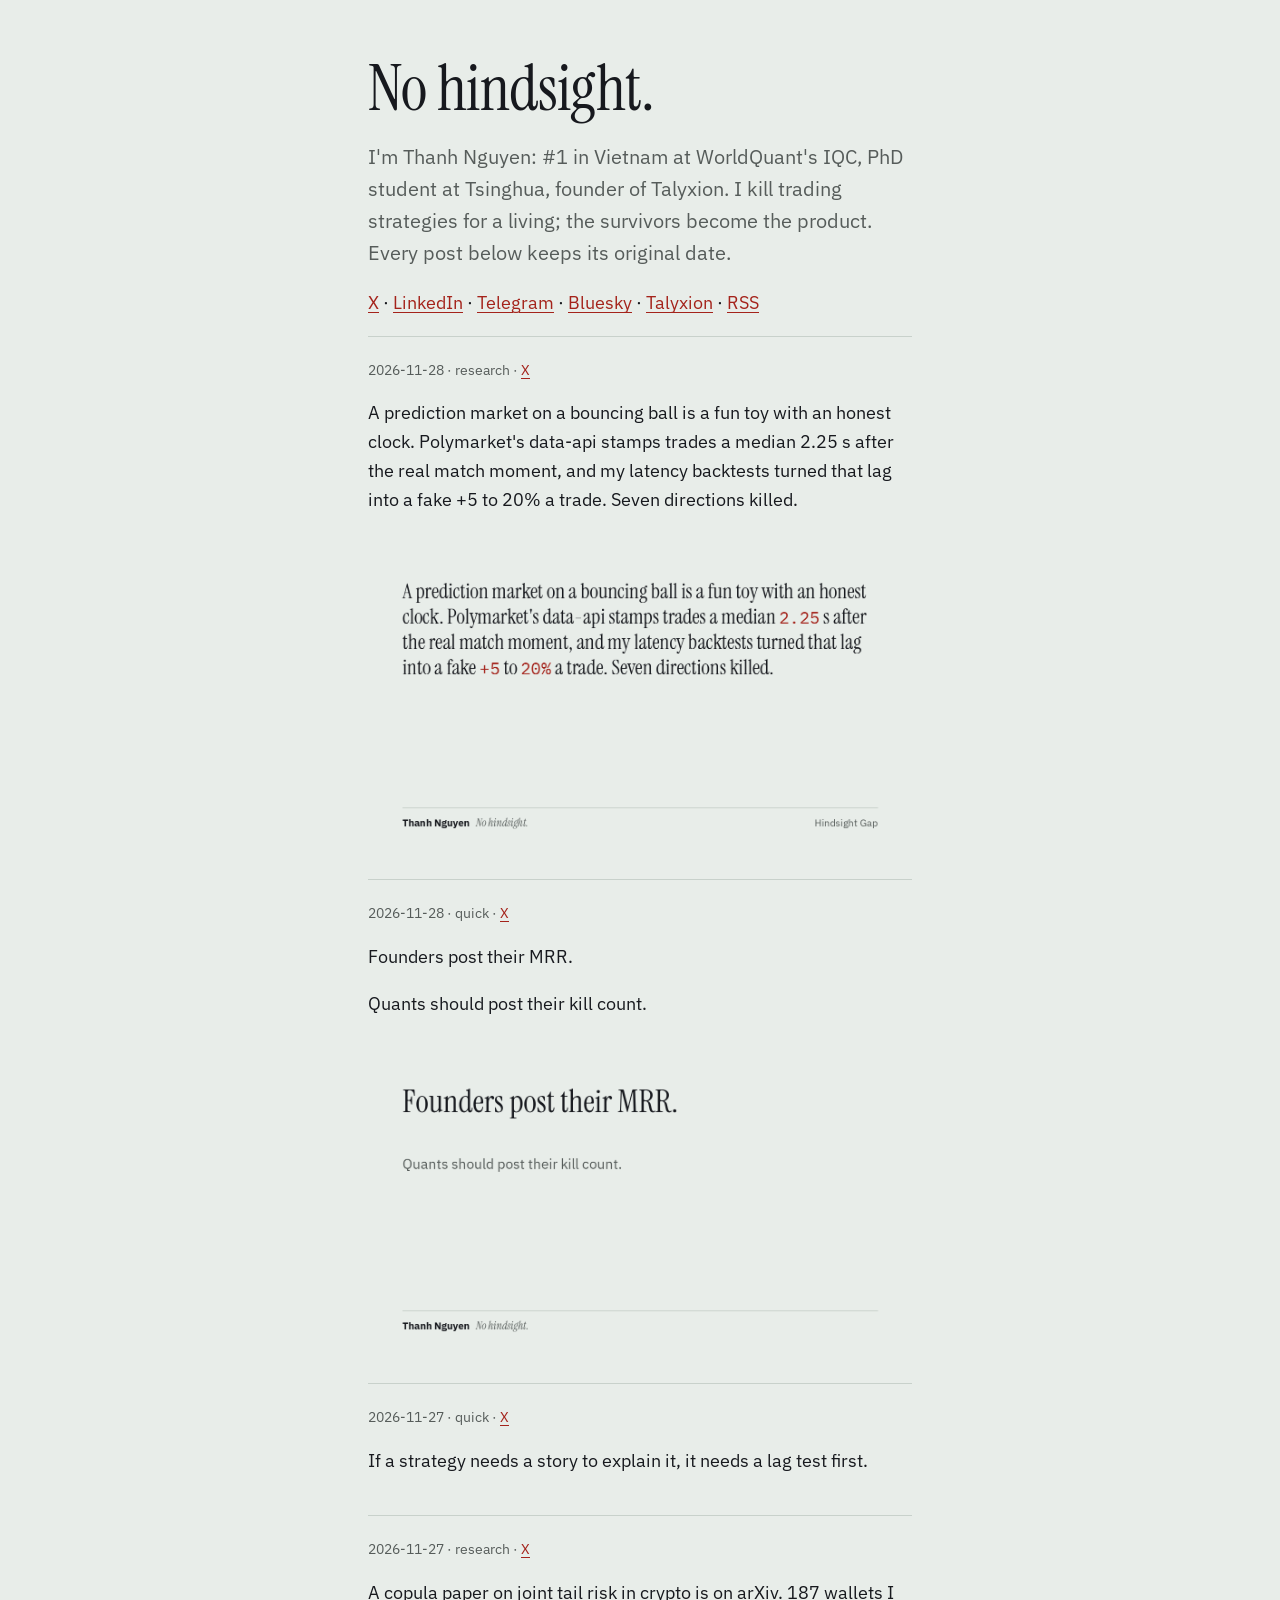
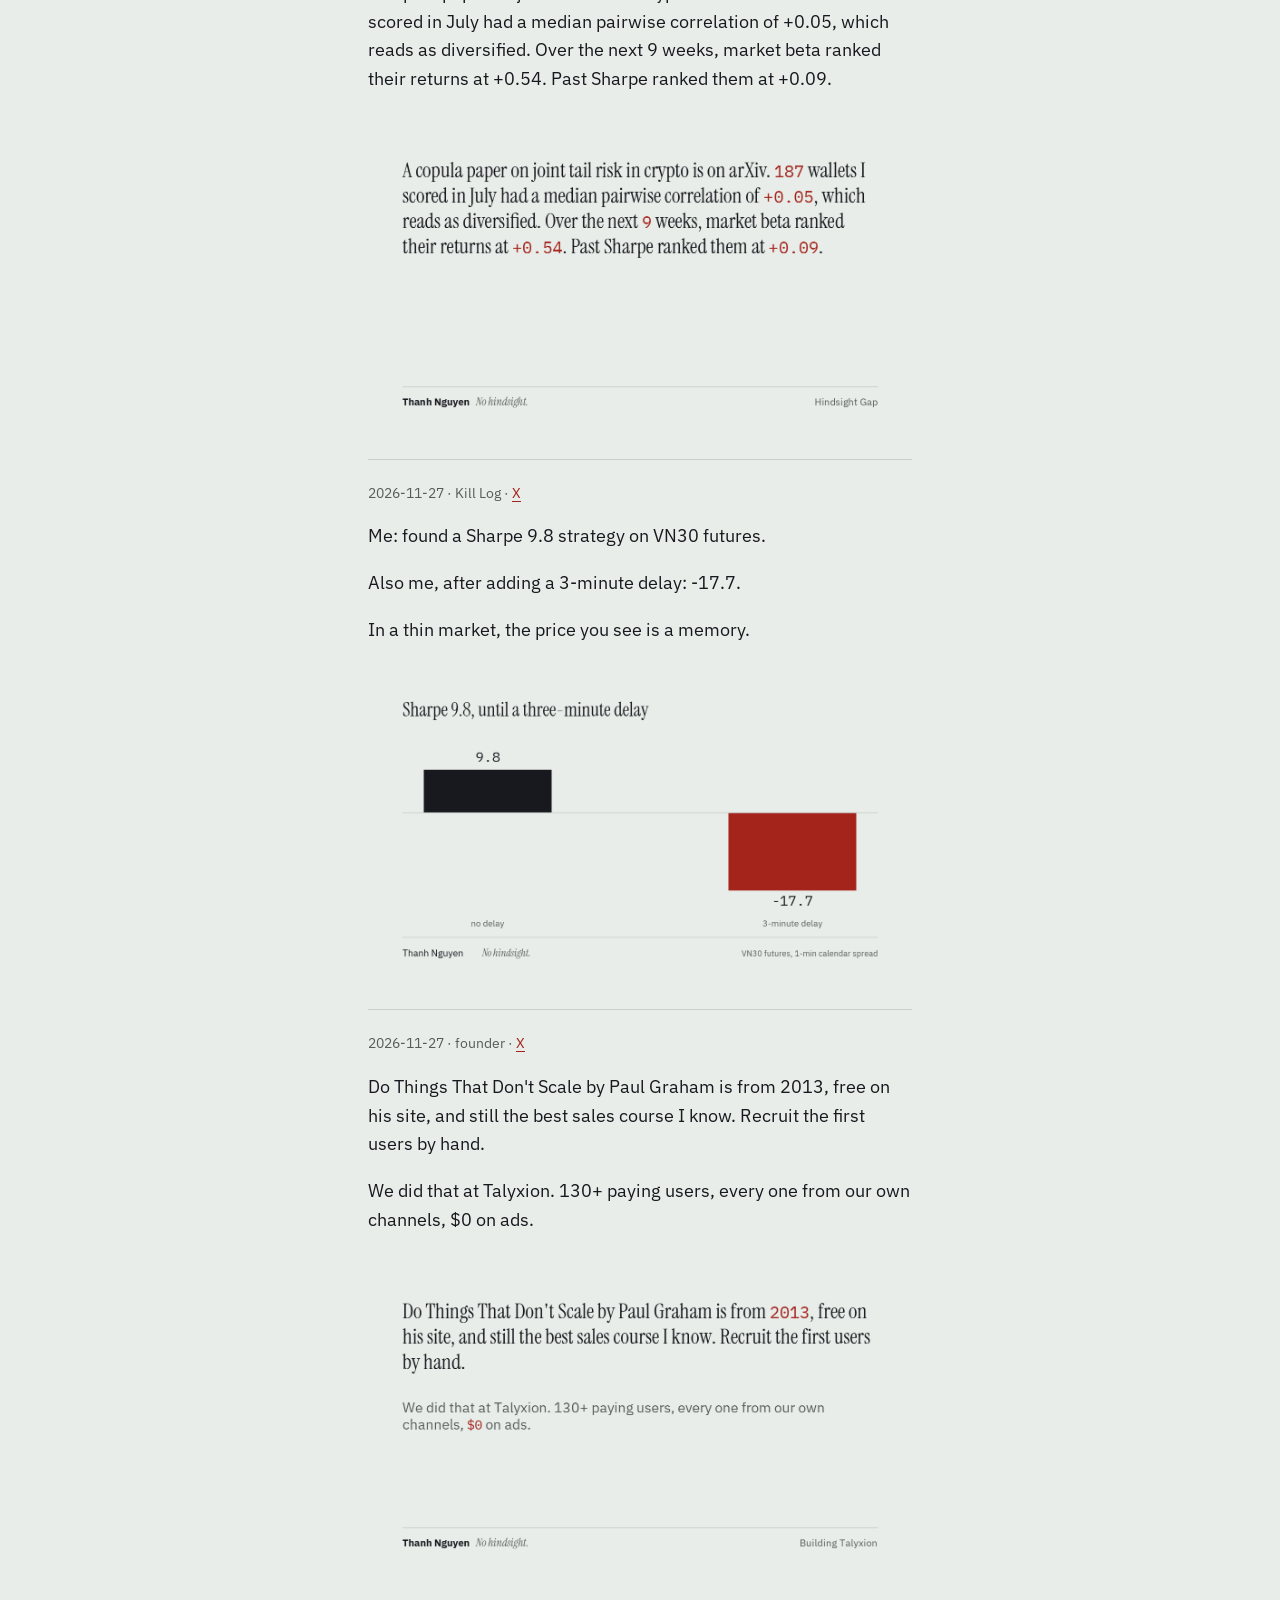
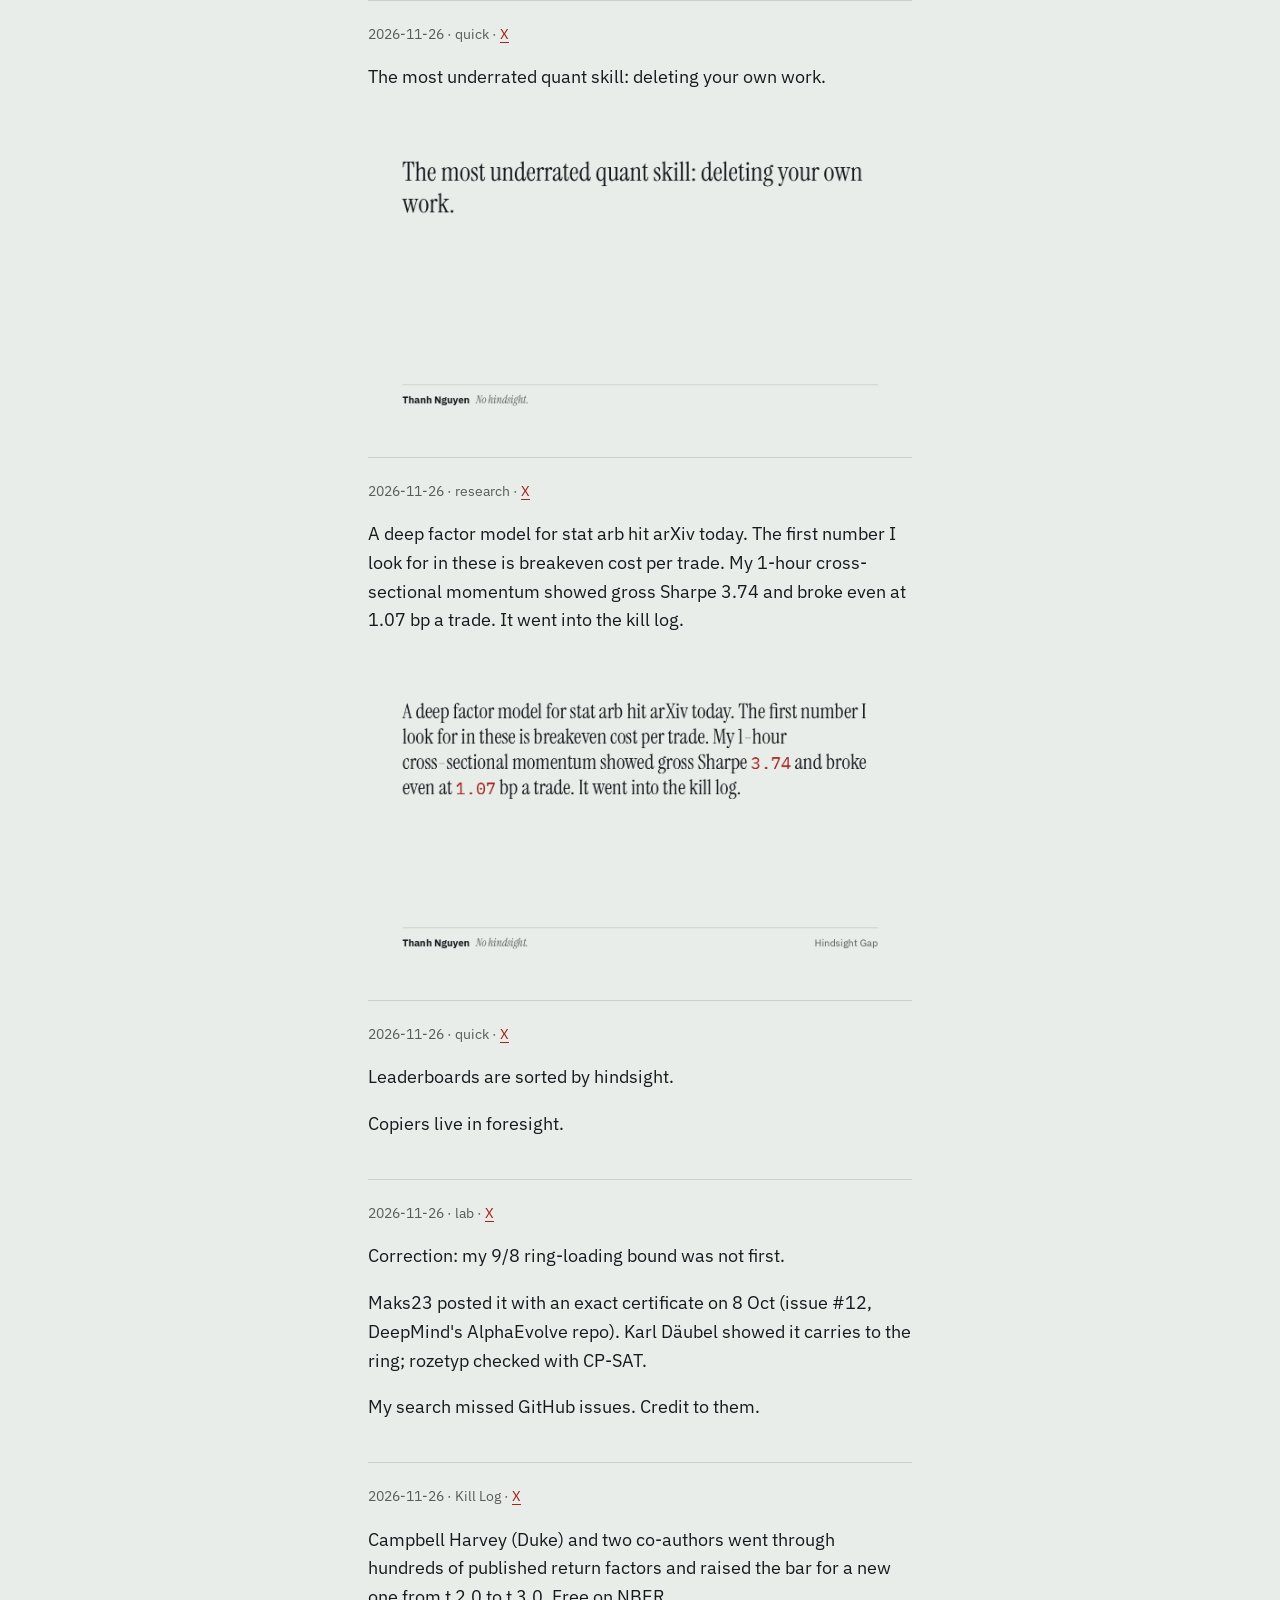
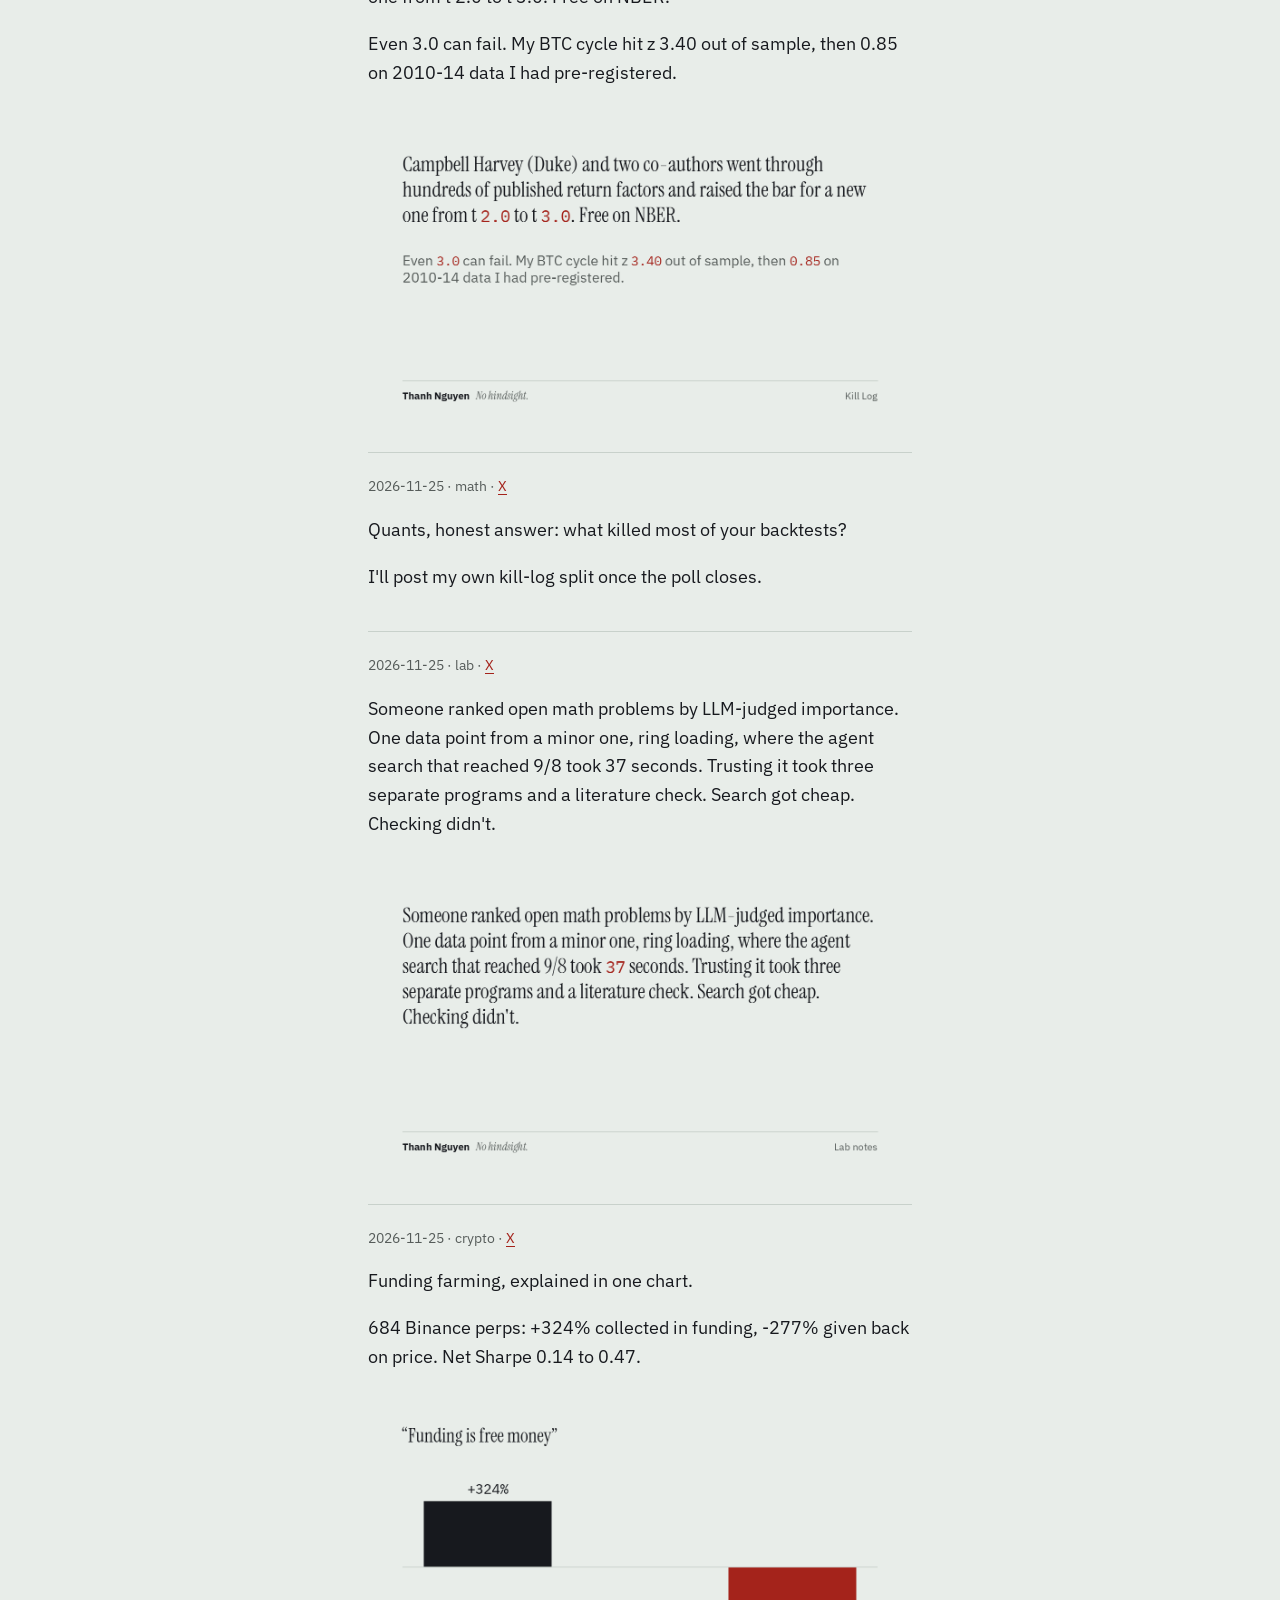
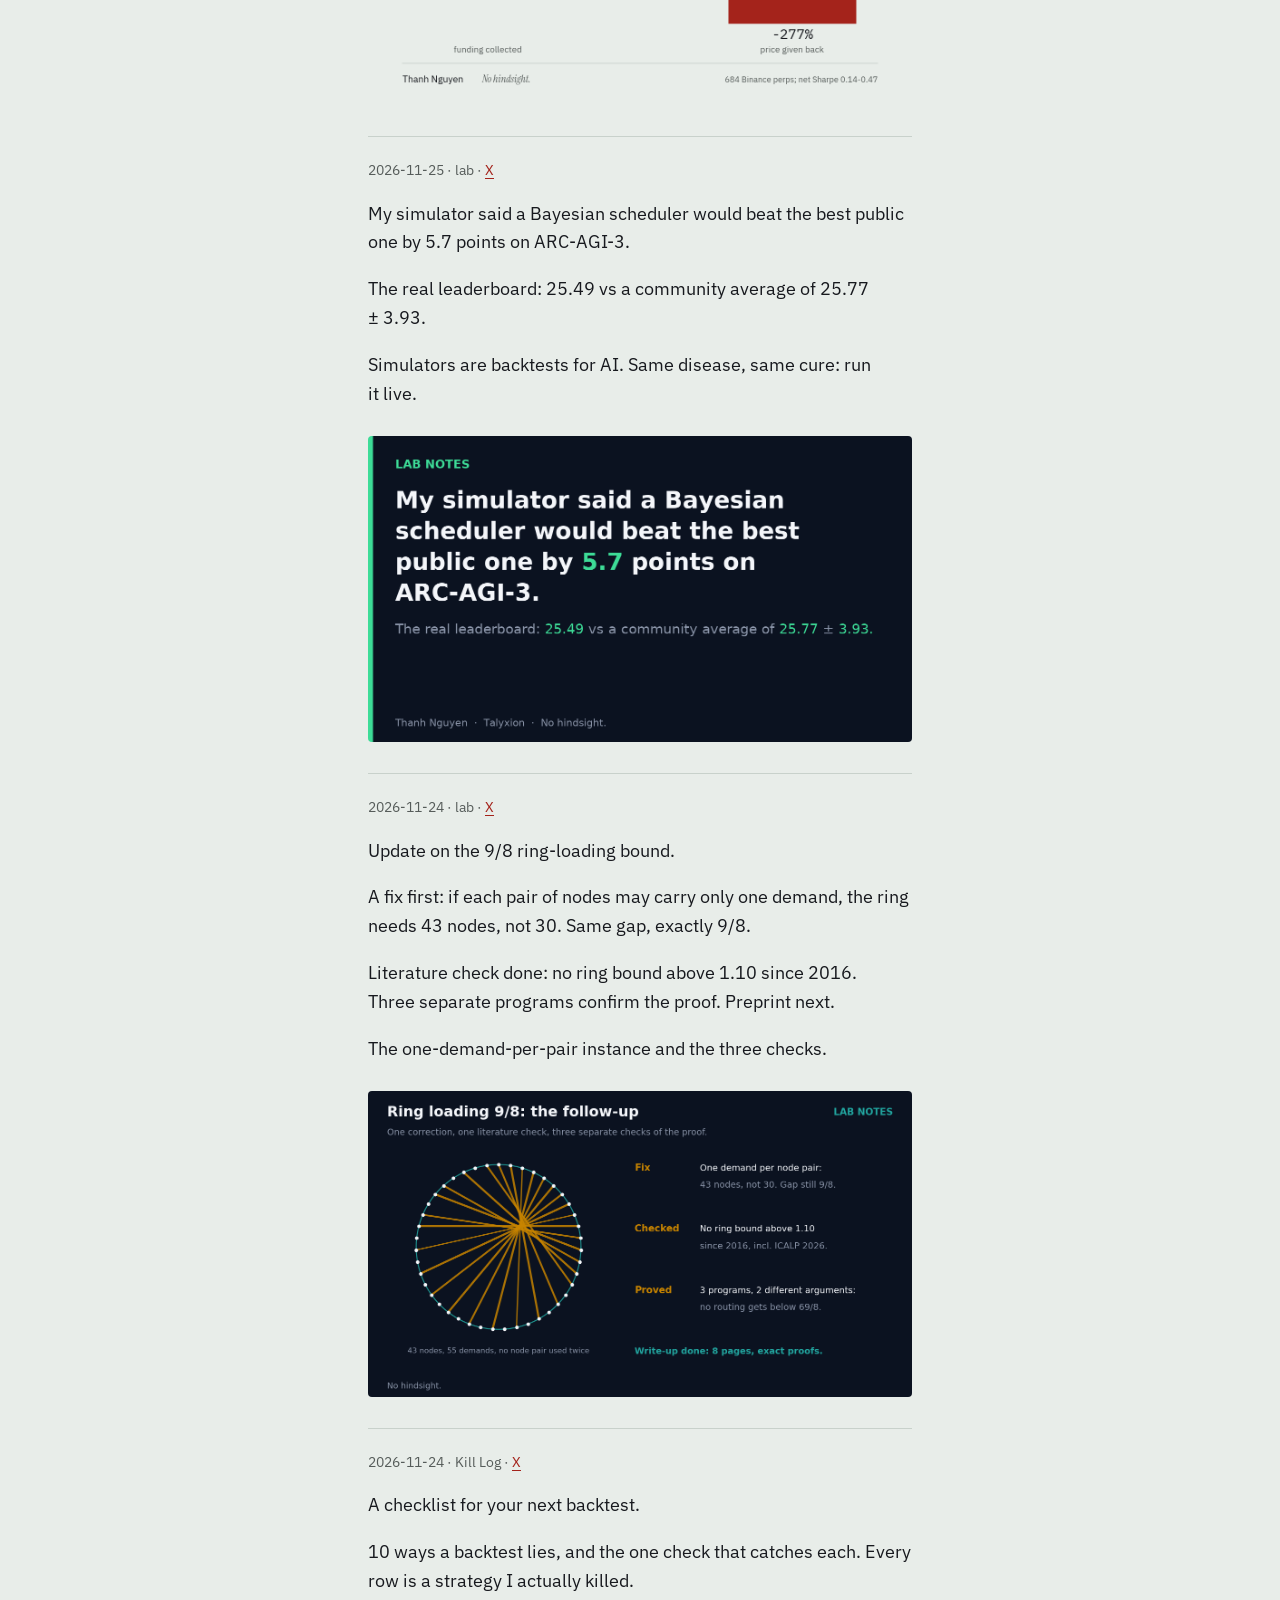
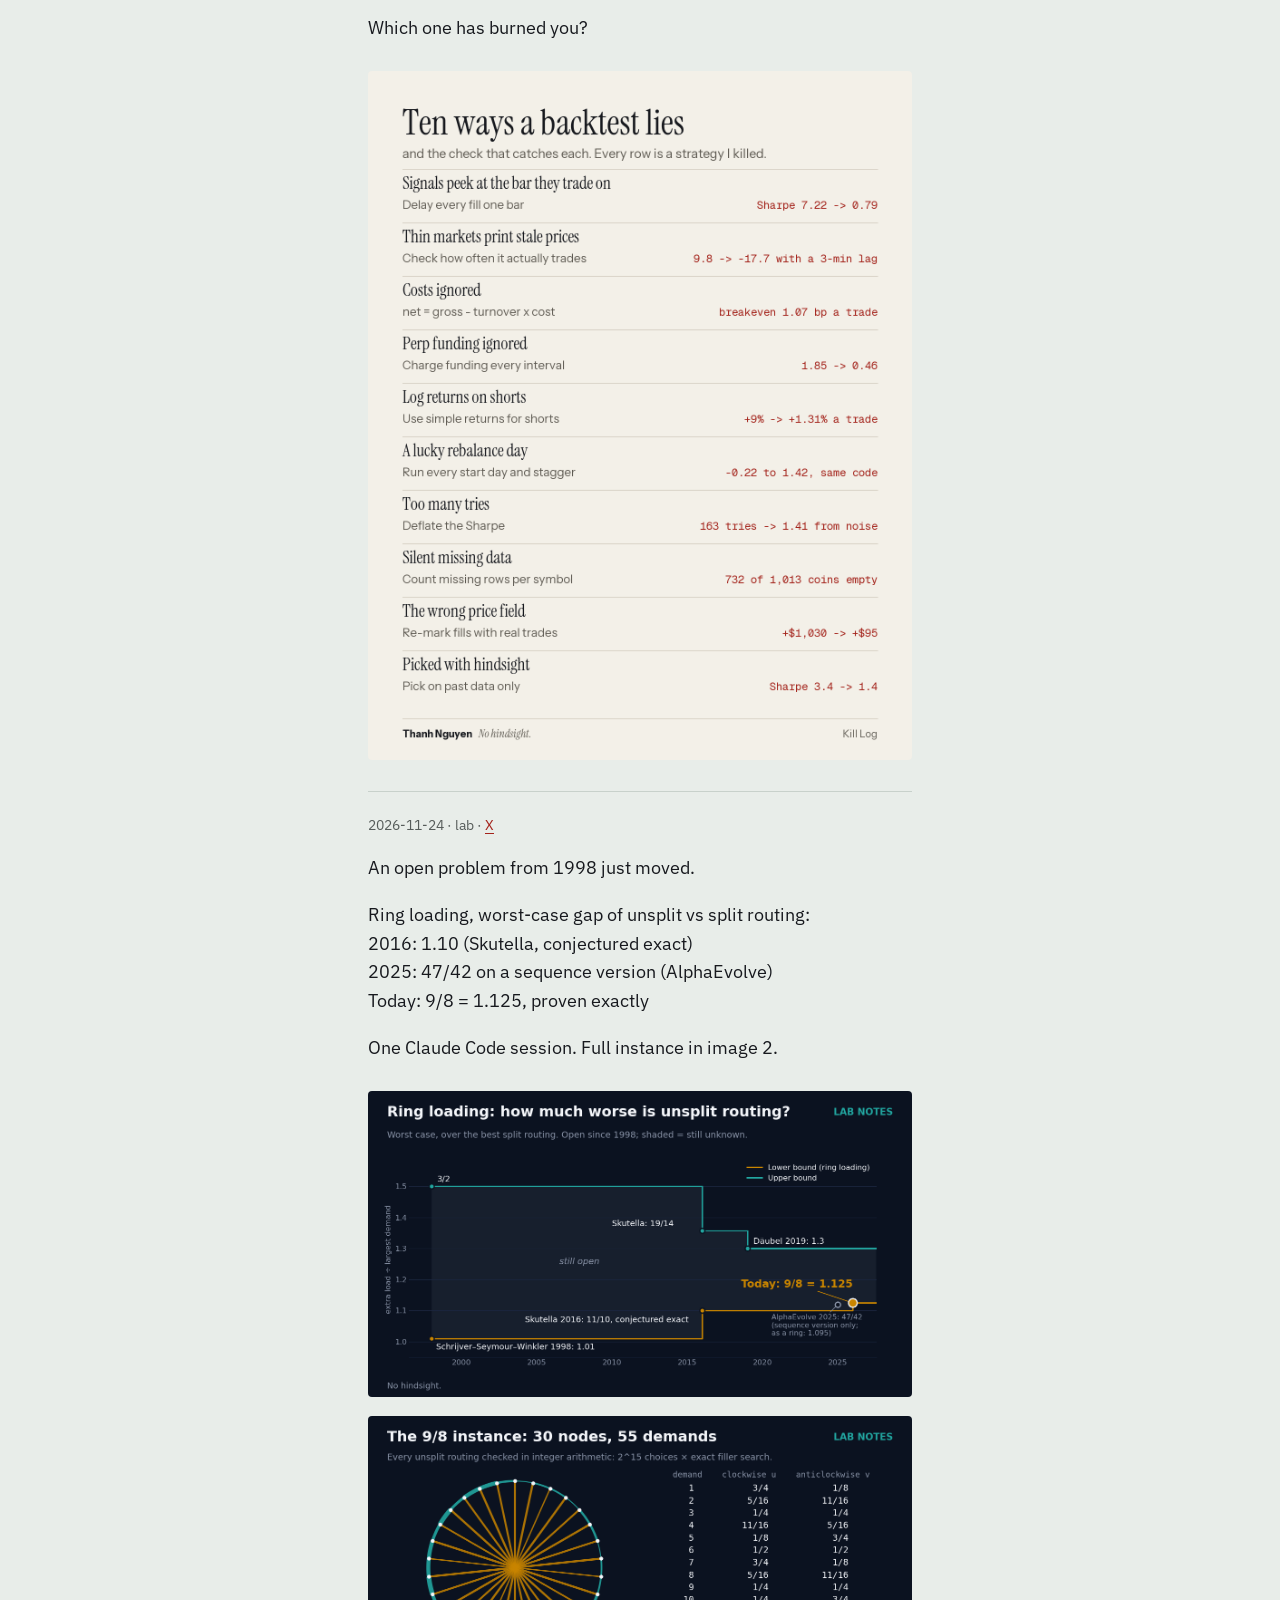
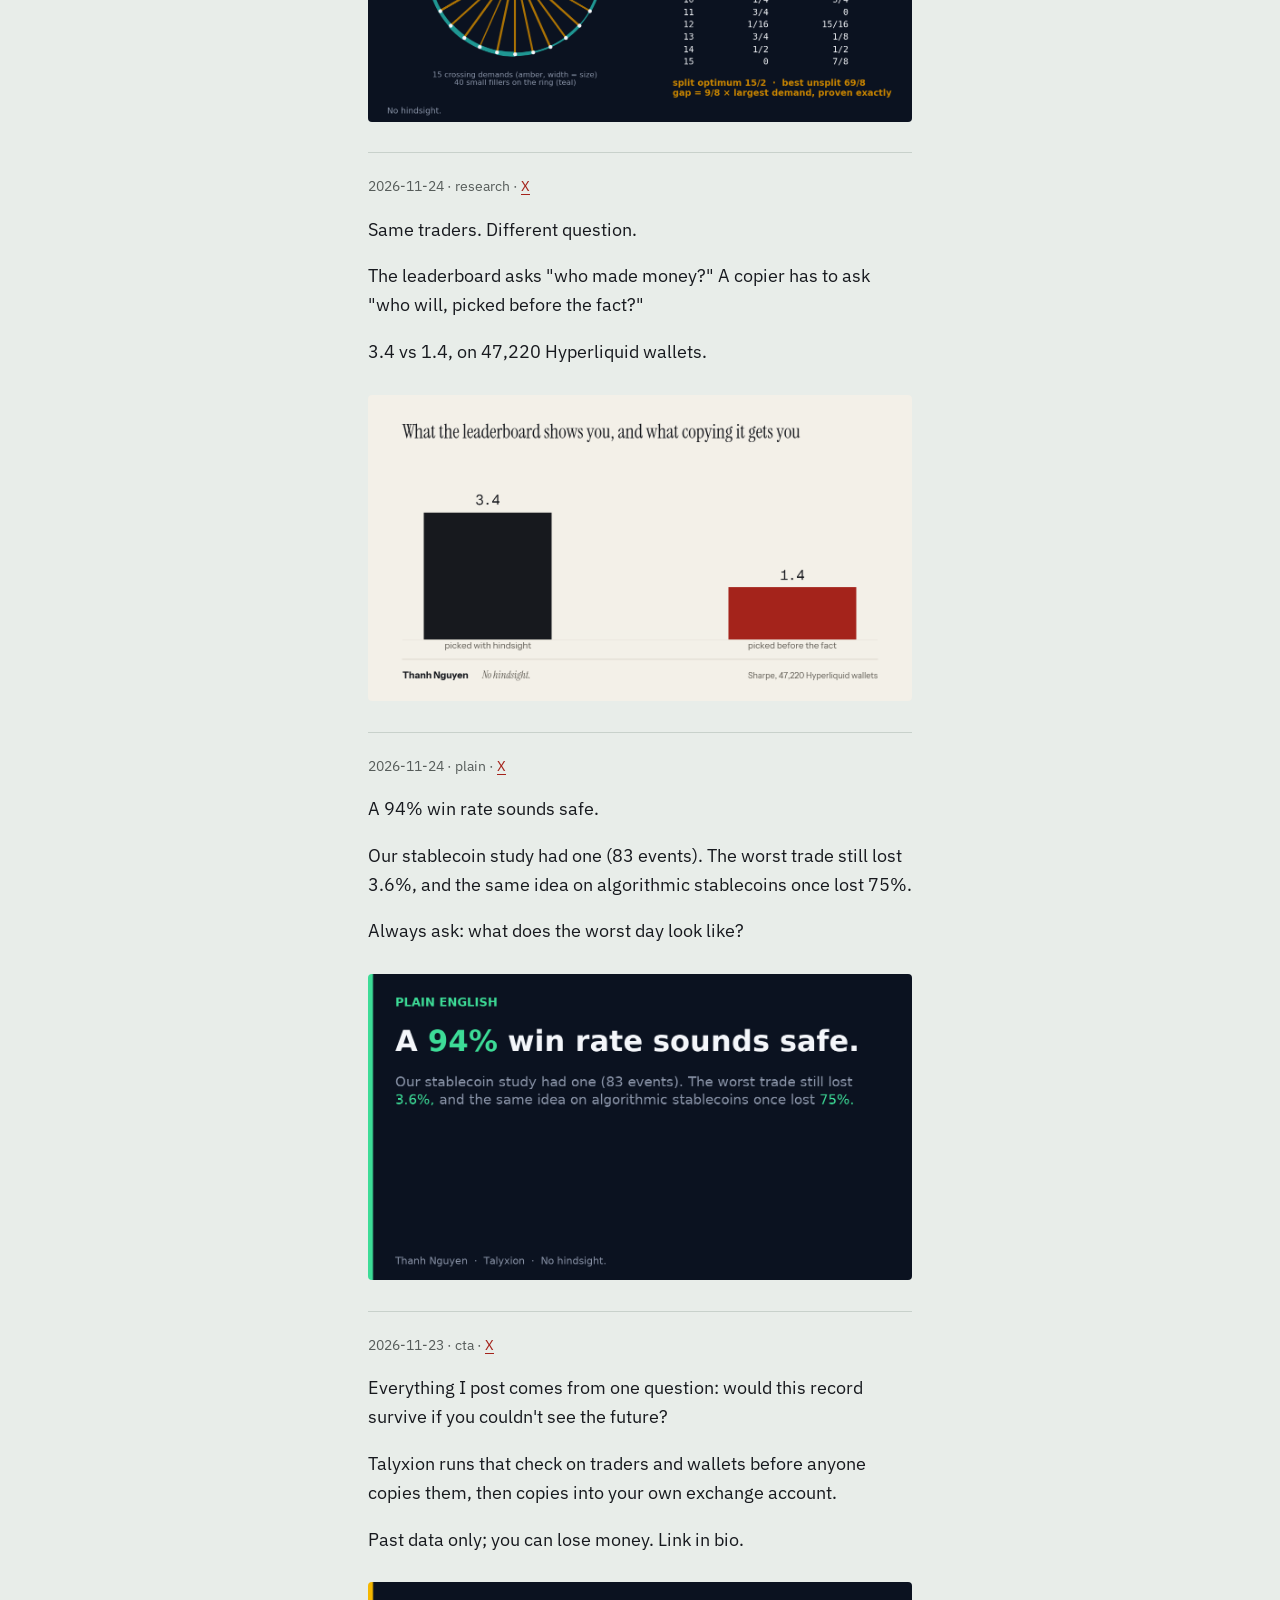
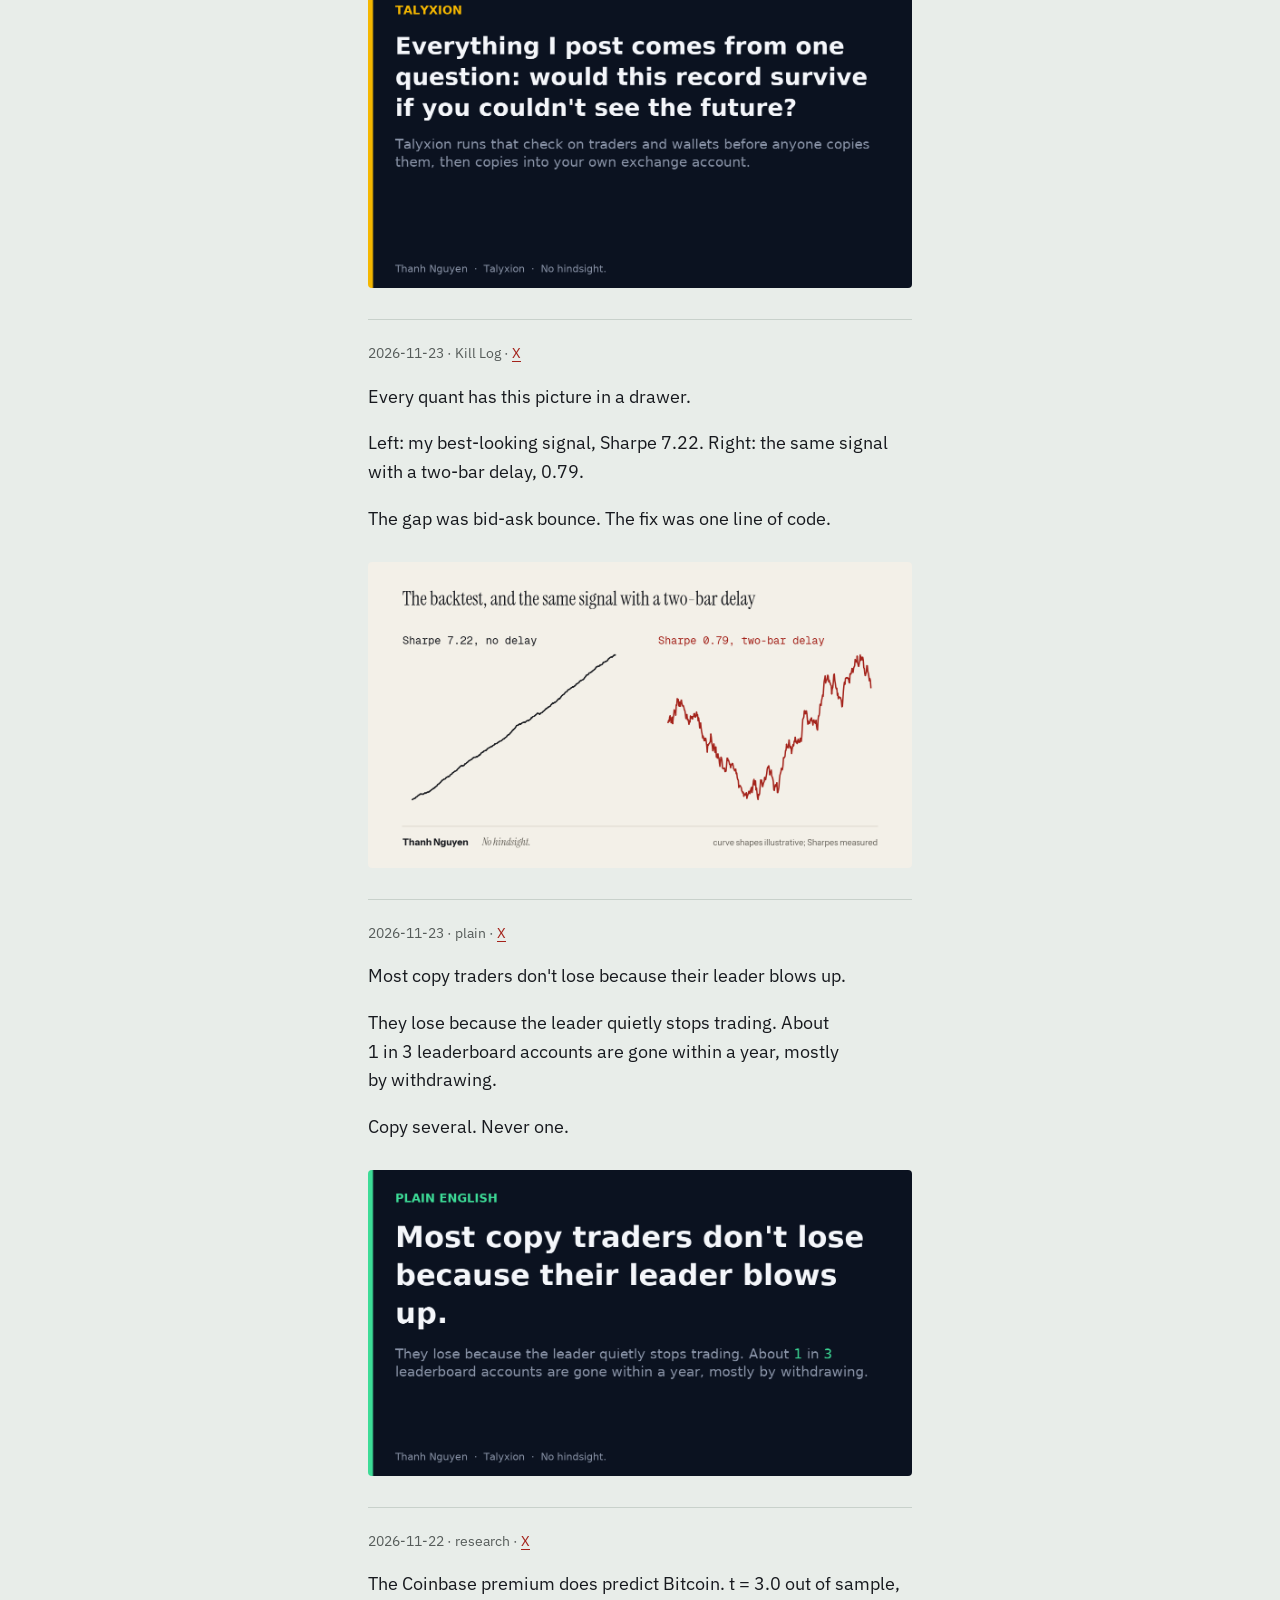
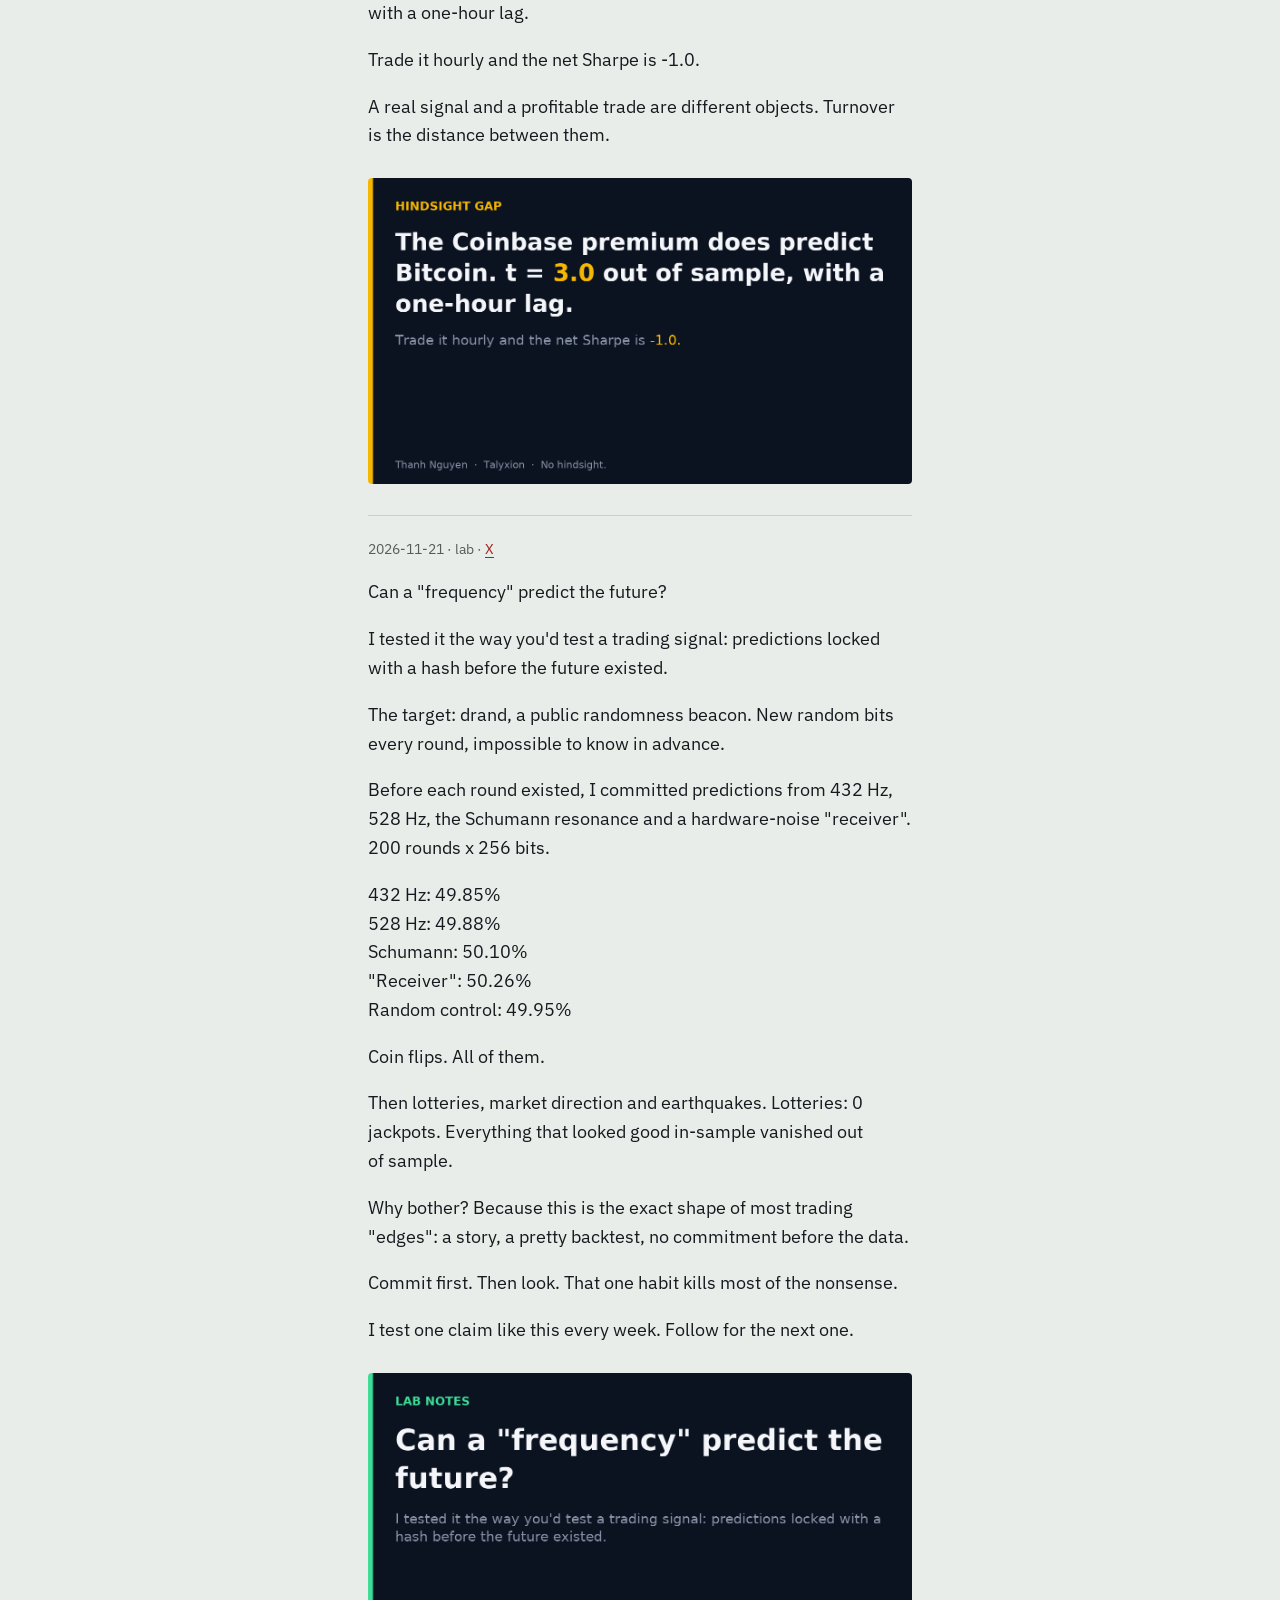
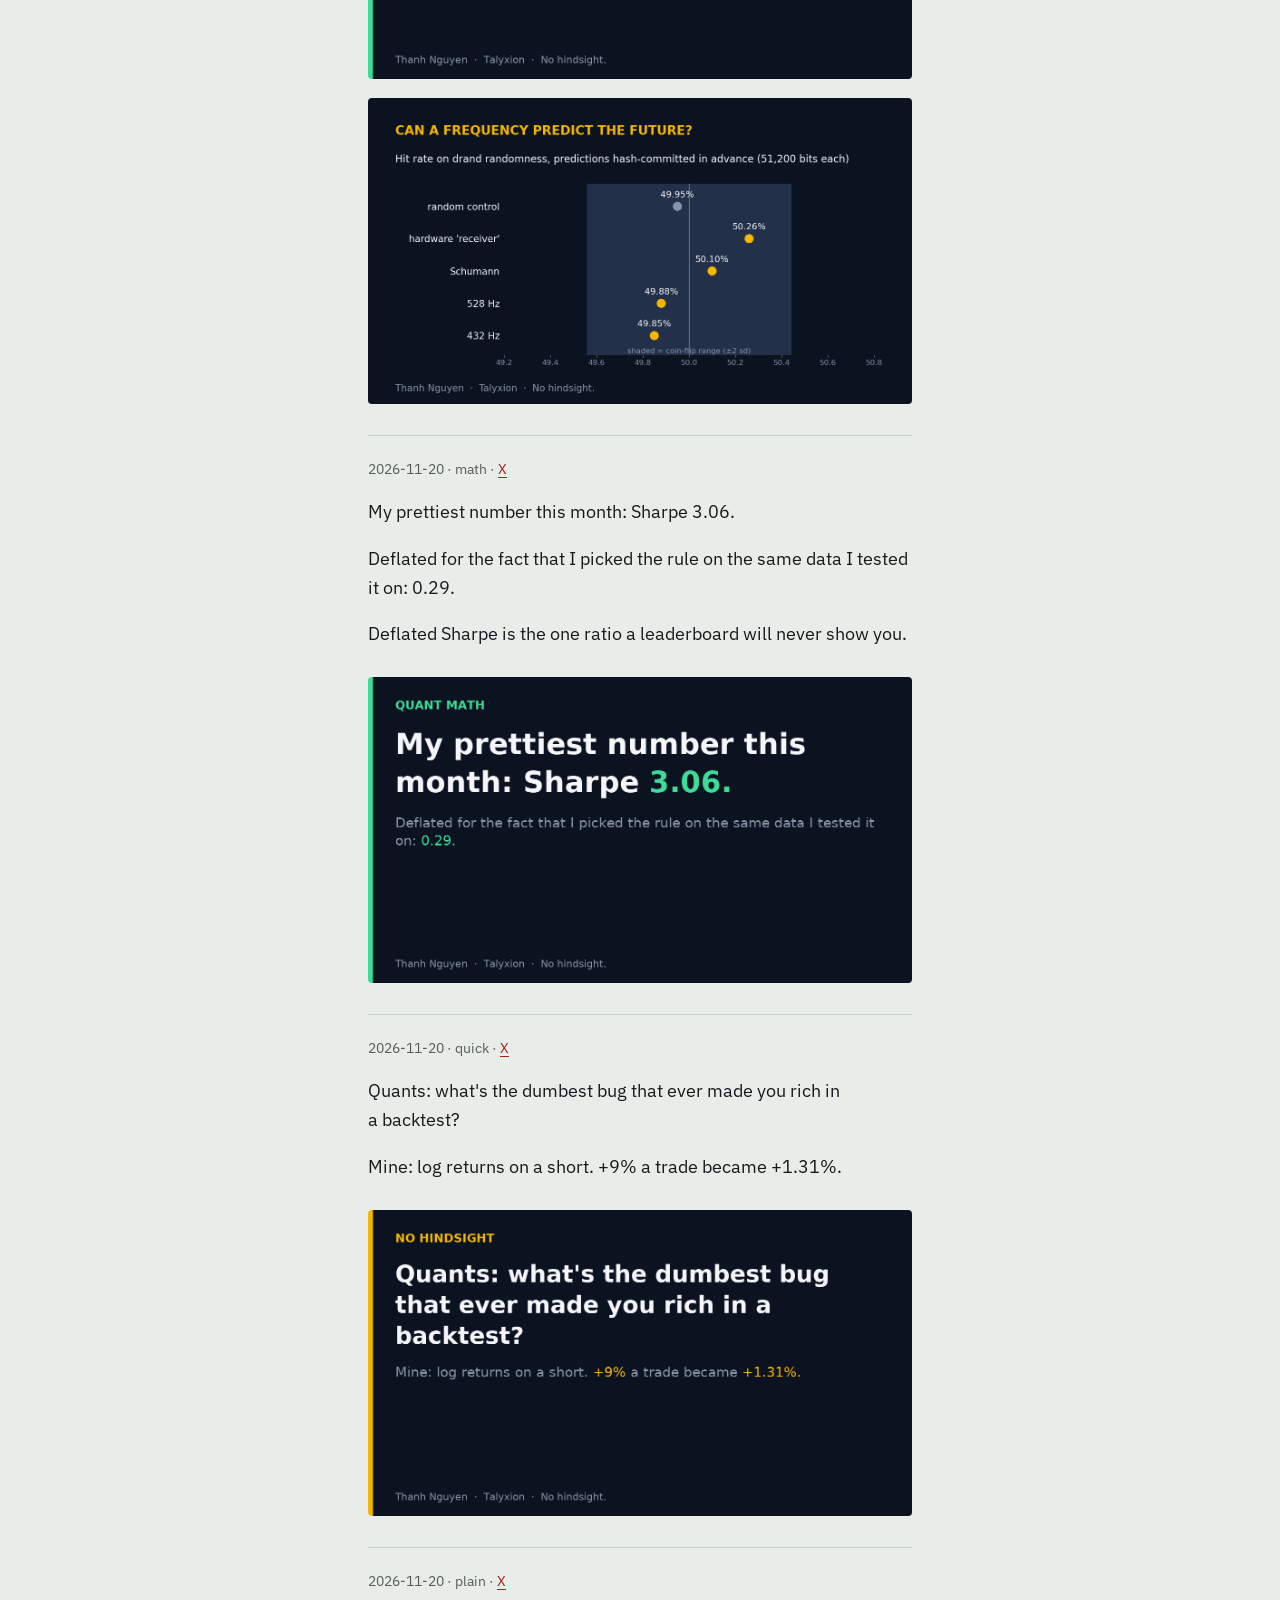
<file: index.html>
<!doctype html><html lang="en"><head><meta charset="utf-8"><meta name="viewport" content="width=device-width,initial-scale=1">
<title>No hindsight. · Thanh Nguyen</title><meta name="description" content="Thanh Nguyen: quant, founder of Talyxion. Every strategy I killed and every post, with its original date.">
<link rel="alternate" type="application/rss+xml" title="No hindsight. · Thanh Nguyen" href="feed.xml">
<link rel="stylesheet" href="site.css"></head><body><main>
<h1>No hindsight.</h1><p class="sub">I'm Thanh Nguyen: #1 in Vietnam at WorldQuant's IQC, PhD student at Tsinghua, founder of Talyxion.
I kill trading strategies for a living; the survivors become the product. Every post below keeps its original date.</p>
<p><a href="https://x.com/ThnhNguyn163969">X</a> · <a href="https://www.linkedin.com/in/akuma9999/">LinkedIn</a> · <a href="https://t.me/thanh_nohindsight">Telegram</a> · <a href="https://bsky.app/profile/thanh-nohindsight.bsky.social">Bluesky</a> · <a href="https://talyxion.com">Talyxion</a> · <a href="feed.xml">RSS</a></p><article id="ND07"><div class="meta"><time datetime="2026-11-28T14:00:02Z">2026-11-28</time> · research · <a href="https://x.com/i/status/2126677500982104302">X</a></div><p>A prediction market on a bouncing ball is a fun toy with an honest clock. Polymarket&#x27;s data-api stamps trades a median 2.25 s after the real match moment, and my latency backtests turned that lag into a fake +5 to 20% a trade. Seven directions killed.</p><img src="media/ND07.png" alt="" loading="lazy"></article><article id="Q08"><div class="meta"><time datetime="2026-11-28T08:00:03Z">2026-11-28</time> · quick · <a href="https://x.com/i/status/2126586904808476885">X</a></div><p>Founders post their MRR.</p><p>Quants should post their kill count.</p><img src="media/Q08.png" alt="" loading="lazy"></article><article id="Q07"><div class="meta"><time datetime="2026-11-27T17:30:39Z">2026-11-27</time> · quick · <a href="https://x.com/i/status/2126368113163894900">X</a></div><p>If a strategy needs a story to explain it, it needs a lag test first.</p></article><article id="ND05"><div class="meta"><time datetime="2026-11-27T14:00:03Z">2026-11-27</time> · research · <a href="https://x.com/i/status/2126315114903290288">X</a></div><p>A copula paper on joint tail risk in crypto is on arXiv. 187 wallets I scored in July had a median pairwise correlation of +0.05, which reads as diversified. Over the next 9 weeks, market beta ranked their returns at +0.54. Past Sharpe ranked them at +0.09.</p><img src="media/ND05.png" alt="" loading="lazy"></article><article id="M04"><div class="meta"><time datetime="2026-11-27T08:00:02Z">2026-11-27</time> · Kill Log · <a href="https://x.com/i/status/2126224514094977385">X</a></div><p>Me: found a Sharpe 9.8 strategy on VN30 futures.</p><p>Also me, after adding a 3-minute delay: -17.7.</p><p>In a thin market, the price you see is a memory.</p><img src="media/meme_vn30.png" alt="" loading="lazy"></article><article id="G04"><div class="meta"><time datetime="2026-11-27T01:30:03Z">2026-11-27</time> · founder · <a href="https://x.com/i/status/2126126373345611792">X</a></div><p>Do Things That Don&#x27;t Scale by Paul Graham is from 2013, free on his site, and still the best sales course I know. Recruit the first users by hand.</p><p>We did that at Talyxion. 130+ paying users, every one from our own channels, $0 on ads.</p><img src="media/G04.png" alt="" loading="lazy"></article><article id="Q06"><div class="meta"><time datetime="2026-11-26T17:30:02Z">2026-11-26</time> · quick · <a href="https://x.com/i/status/2126005572546036178">X</a></div><p>The most underrated quant skill: deleting your own work.</p><img src="media/Q06.png" alt="" loading="lazy"></article><article id="ND03"><div class="meta"><time datetime="2026-11-26T14:00:03Z">2026-11-26</time> · research · <a href="https://x.com/i/status/2125952726018449640">X</a></div><p>A deep factor model for stat arb hit arXiv today. The first number I look for in these is breakeven cost per trade. My 1-hour cross-sectional momentum showed gross Sharpe 3.74 and broke even at 1.07 bp a trade. It went into the kill log.</p><img src="media/ND03.png" alt="" loading="lazy"></article><article id="Q05"><div class="meta"><time datetime="2026-11-26T08:00:02Z">2026-11-26</time> · quick · <a href="https://x.com/i/status/2125862125738643517">X</a></div><p>Leaderboards are sorted by hindsight.</p><p>Copiers live in foresight.</p></article><article id="R03"><div class="meta"><time datetime="2026-11-26T07:51:22Z">2026-11-26</time> · lab · <a href="https://x.com/i/status/2125859946533446105">X</a></div><p>Correction: my 9/8 ring-loading bound was not first.</p><p>Maks23 posted it with an exact certificate on 8 Oct (issue #12, DeepMind&#x27;s AlphaEvolve repo). Karl Däubel showed it carries to the ring; rozetyp checked with CP-SAT.</p><p>My search missed GitHub issues. Credit to them.</p></article><article id="G03"><div class="meta"><time datetime="2026-11-26T01:30:02Z">2026-11-26</time> · Kill Log · <a href="https://x.com/i/status/2125763980908220847">X</a></div><p>Campbell Harvey (Duke) and two co-authors went through hundreds of published return factors and raised the bar for a new one from t 2.0 to t 3.0. Free on NBER.</p><p>Even 3.0 can fail. My BTC cycle hit z 3.40 out of sample, then 0.85 on 2010-14 data I had pre-registered.</p><img src="media/G03.png" alt="" loading="lazy"></article><article id="PL1"><div class="meta"><time datetime="2026-11-25T17:30:02Z">2026-11-25</time> · math · <a href="https://x.com/i/status/2125643183195673023">X</a></div><p>Quants, honest answer: what killed most of your backtests?</p><p>I&#x27;ll post my own kill-log split once the poll closes.</p></article><article id="ND01"><div class="meta"><time datetime="2026-11-25T14:00:03Z">2026-11-25</time> · lab · <a href="https://x.com/i/status/2125590338622599559">X</a></div><p>Someone ranked open math problems by LLM-judged importance. One data point from a minor one, ring loading, where the agent search that reached 9/8 took 37 seconds. Trusting it took three separate programs and a literature check. Search got cheap. Checking didn&#x27;t.</p><img src="media/ND01.png" alt="" loading="lazy"></article><article id="M03"><div class="meta"><time datetime="2026-11-25T08:00:03Z">2026-11-25</time> · crypto · <a href="https://x.com/i/status/2125499742281146813">X</a></div><p>Funding farming, explained in one chart.</p><p>684 Binance perps: +324% collected in funding, -277% given back on price. Net Sharpe 0.14 to 0.47.</p><img src="media/meme_funding.png" alt="" loading="lazy"></article><article id="S26"><div class="meta"><time datetime="2026-11-25T01:30:02Z">2026-11-25</time> · lab · <a href="https://x.com/i/status/2125401592593793387">X</a></div><p>My simulator said a Bayesian scheduler would beat the best public one by 5.7 points on ARC-AGI-3.</p><p>The real leaderboard: 25.49 vs a community average of 25.77 ± 3.93.</p><p>Simulators are backtests for AI. Same disease, same cure: run it live.</p><img src="media/S26.png" alt="" loading="lazy"></article><article id="R02"><div class="meta"><time datetime="2026-11-24T18:22:50Z">2026-11-24</time> · lab · <a href="https://x.com/i/status/2125294064513978485">X</a></div><p>Update on the 9/8 ring-loading bound.</p><p>A fix first: if each pair of nodes may carry only one demand, the ring needs 43 nodes, not 30. Same gap, exactly 9/8.</p><p>Literature check done: no ring bound above 1.10 since 2016.<br>Three separate programs confirm the proof. Preprint next.</p><p>The one-demand-per-pair instance and the three checks.</p><img src="media/ring_update.png" alt="" loading="lazy"></article><article id="B01"><div class="meta"><time datetime="2026-11-24T14:00:03Z">2026-11-24</time> · Kill Log · <a href="https://x.com/i/status/2125227951637791002">X</a></div><p>A checklist for your next backtest.</p><p>10 ways a backtest lies, and the one check that catches each. Every row is a strategy I actually killed.</p><p>Which one has burned you?</p><img src="media/cheat_backtest_lies.png" alt="" loading="lazy"></article><article id="R01"><div class="meta"><time datetime="2026-11-24T11:28:49Z">2026-11-24</time> · lab · <a href="https://x.com/i/status/2125189894465257838">X</a></div><p>An open problem from 1998 just moved.</p><p>Ring loading, worst-case gap of unsplit vs split routing:<br>2016: 1.10 (Skutella, conjectured exact)<br>2025: 47/42 on a sequence version (AlphaEvolve)<br>Today: 9/8 = 1.125, proven exactly</p><p>One Claude Code session. Full instance in image 2.</p><img src="media/ring_bounds.png" alt="" loading="lazy"><img src="media/ring_instance.png" alt="" loading="lazy"></article><article id="M02"><div class="meta"><time datetime="2026-11-24T08:00:02Z">2026-11-24</time> · research · <a href="https://x.com/i/status/2125137350800064996">X</a></div><p>Same traders. Different question.</p><p>The leaderboard asks &quot;who made money?&quot; A copier has to ask &quot;who will, picked before the fact?&quot;</p><p>3.4 vs 1.4, on 47,220 Hyperliquid wallets.</p><img src="media/meme_leaderboard.png" alt="" loading="lazy"></article><article id="P03"><div class="meta"><time datetime="2026-11-24T01:30:03Z">2026-11-24</time> · plain · <a href="https://x.com/i/status/2125039206800183346">X</a></div><p>A 94% win rate sounds safe.</p><p>Our stablecoin study had one (83 events). The worst trade still lost 3.6%, and the same idea on algorithmic stablecoins once lost 75%.</p><p>Always ask: what does the worst day look like?</p><img src="media/P03.png" alt="" loading="lazy"></article><article id="C01"><div class="meta"><time datetime="2026-11-23T14:00:03Z">2026-11-23</time> · cta · <a href="https://x.com/i/status/2124865562992062967">X</a></div><p>Everything I post comes from one question: would this record survive if you couldn&#x27;t see the future?</p><p>Talyxion runs that check on traders and wallets before anyone copies them, then copies into your own exchange account.</p><p>Past data only; you can lose money. Link in bio.</p><img src="media/C01.png" alt="" loading="lazy"></article><article id="M01"><div class="meta"><time datetime="2026-11-23T08:00:02Z">2026-11-23</time> · Kill Log · <a href="https://x.com/i/status/2124774963676852298">X</a></div><p>Every quant has this picture in a drawer.</p><p>Left: my best-looking signal, Sharpe 7.22. Right: the same signal with a two-bar delay, 0.79.</p><p>The gap was bid-ask bounce. The fix was one line of code.</p><img src="media/meme_backtest_vs_live.png" alt="" loading="lazy"></article><article id="P02"><div class="meta"><time datetime="2026-11-23T01:30:02Z">2026-11-23</time> · plain · <a href="https://x.com/i/status/2124676816552243250">X</a></div><p>Most copy traders don&#x27;t lose because their leader blows up.</p><p>They lose because the leader quietly stops trading. About 1 in 3 leaderboard accounts are gone within a year, mostly by withdrawing.</p><p>Copy several. Never one.</p><img src="media/P02.png" alt="" loading="lazy"></article><article id="S28"><div class="meta"><time datetime="2026-11-22T14:00:02Z">2026-11-22</time> · research · <a href="https://x.com/i/status/2124503171754344618">X</a></div><p>The Coinbase premium does predict Bitcoin. t = 3.0 out of sample, with a one-hour lag.</p><p>Trade it hourly and the net Sharpe is -1.0.</p><p>A real signal and a profitable trade are different objects. Turnover is the distance between them.</p><img src="media/S28.png" alt="" loading="lazy"></article><article id="T07"><div class="meta"><time datetime="2026-11-21T14:00:17Z">2026-11-21</time> · lab · <a href="https://x.com/i/status/2124140783280521269">X</a></div><p>Can a &quot;frequency&quot; predict the future?</p><p>I tested it the way you&#x27;d test a trading signal: predictions locked with a hash before the future existed.</p><p>The target: drand, a public randomness beacon. New random bits every round, impossible to know in advance.</p><p>Before each round existed, I committed predictions from 432 Hz, 528 Hz, the Schumann resonance and a hardware-noise &quot;receiver&quot;. 200 rounds x 256 bits.</p><p>432 Hz: 49.85%<br>528 Hz: 49.88%<br>Schumann: 50.10%<br>&quot;Receiver&quot;: 50.26%<br>Random control: 49.95%</p><p>Coin flips. All of them.</p><p>Then lotteries, market direction and earthquakes. Lotteries: 0 jackpots. Everything that looked good in-sample vanished out of sample.</p><p>Why bother? Because this is the exact shape of most trading &quot;edges&quot;: a story, a pretty backtest, no commitment before the data.</p><p>Commit first. Then look. That one habit kills most of the nonsense.</p><p>I test one claim like this every week. Follow for the next one.</p><img src="media/T07.png" alt="" loading="lazy"><img src="media/card_drand.png" alt="" loading="lazy"></article><article id="S25"><div class="meta"><time datetime="2026-11-20T14:00:02Z">2026-11-20</time> · math · <a href="https://x.com/i/status/2123778397881143340">X</a></div><p>My prettiest number this month: Sharpe 3.06.</p><p>Deflated for the fact that I picked the rule on the same data I tested it on: 0.29.</p><p>Deflated Sharpe is the one ratio a leaderboard will never show you.</p><img src="media/S25.png" alt="" loading="lazy"></article><article id="Q04"><div class="meta"><time datetime="2026-11-20T08:00:07Z">2026-11-20</time> · quick · <a href="https://x.com/i/status/2123687820632248589">X</a></div><p>Quants: what&#x27;s the dumbest bug that ever made you rich in a backtest?</p><p>Mine: log returns on a short. +9% a trade became +1.31%.</p><img src="media/Q04.png" alt="" loading="lazy"></article><article id="P01"><div class="meta"><time datetime="2026-11-20T01:30:02Z">2026-11-20</time> · plain · <a href="https://x.com/i/status/2123589653454524886">X</a></div><p>If you copy the #1 trader on a leaderboard, you&#x27;re buying their past, not their future.</p><p>We checked 47,220 Hyperliquid wallets. The &quot;best&quot; records lose more than half their quality the moment you can&#x27;t see the future: 3.4 becomes 1.4.</p><p>Pick by rules, not by rank.</p><img src="media/gif_hindsight.gif" alt="" loading="lazy"></article><article id="T06"><div class="meta"><time datetime="2026-11-19T14:00:16Z">2026-11-19</time> · Kill Log · <a href="https://x.com/i/status/2123416009340325968">X</a></div><p>Kill Log #017: I found a 69-day cycle in Bitcoin.</p><p>Out of sample. Beat 200 shuffles. Positive 11 years out of 12.</p><p>Then I ran the one test that matters.</p><p>The pattern: days with a big move (over 2.5x trailing volatility) cluster on a 68.94-day cycle.</p><p>Apr 2023 to Nov 2026: 5.8% of cycle days were big-move days vs 2.1% otherwise. z = 3.40. 0 of 200 shuffles matched it.</p><p>No mechanism. Nothing in markets runs on 69 days. That&#x27;s a red flag, not a discovery.</p><p>So I wrote the pass rule down first: extend the cycle back to 2010-2014, data the search never touched. Need z &gt; 2.</p><p>Result: z = +0.85.</p><p>Dead.</p><p>The same data source reproduces the 2014-2026 effect, so it isn&#x27;t a data problem. It was selection luck: search enough periods and one will look like a law of nature.</p><p>Lesson: when a pattern has no reason to exist, out-of-sample isn&#x27;t enough. Go back in time to data the search never saw.</p><p>Kill #017. #018 lands next week. Follow so you don&#x27;t miss it.</p><img src="media/card_kill017.png" alt="" loading="lazy"></article><article id="Q03"><div class="meta"><time datetime="2026-11-19T08:00:01Z">2026-11-19</time> · quick · <a href="https://x.com/i/status/2123325409702056439">X</a></div><p>Most alpha is a timestamp bug with confidence.</p></article><article id="L02"><div class="meta"><time datetime="2026-11-19T03:00:02Z">2026-11-19</time> · founder · <a href="https://www.linkedin.com/feed/update/urn:li:share:7529015601164402688/">LinkedIn</a></div><p>I&#x27;m 25. This year I started a PhD at Tsinghua and kept running a company that 130+ traders pay for.</p><p>People ask how. The honest answer isn&#x27;t time management. It&#x27;s deletion.</p><p>Every project gets the test I give trading strategies: a kill rule, written down before I see the result. If it fails, it&#x27;s archived. No &quot;one more week&quot;.</p><p>This autumn that rule killed a Bitcoin cycle that had passed an out-of-sample test, a stablecoin timing signal, and an AI scheduler my own simulator loved.</p><p>What survives gets all of my attention:<br>→ Talyxion: copy trading judged without hindsight. $0 on ads, a team of 9, $0 raised.<br>→ The PhD: how to measure trading records honestly.</p><p>What opened doors for me wasn&#x27;t a network. It was a record: 1st in Vietnam at WorldQuant&#x27;s International Quant Championship, competing solo, out of 30,000+ entrants worldwide.</p><p>A record is a network that works while you sleep.</p><p>If you&#x27;re spread across ten things: write the kill rule for each one tonight. Most of them will die. Good.</p><p>What&#x27;s the last project you killed, and do you miss it?</p></article><article id="S24"><div class="meta"><time datetime="2026-11-19T01:30:01Z">2026-11-19</time> · Kill Log · <a href="https://x.com/i/status/2123227262300639257">X</a></div><p>&quot;Tether is printing again. Pump incoming.&quot;</p><p>134 mints of $50M or more. BTC&#x27;s abnormal return over the next 24 hours: +0.09%, t = 0.4.</p><p>The printer isn&#x27;t a signal. It&#x27;s a press release.</p></article><article id="T05"><div class="meta"><time datetime="2026-11-18T14:00:23Z">2026-11-18</time> · research · <a href="https://x.com/i/status/2123053622053495160">X</a></div><p>I found a bug in my own headline number.</p><p>It made the result better. I&#x27;m posting the correction anyway, because the method is the product.</p><p>On 2 Nov I posted: Hyperliquid wallets picked with hindsight backtest at Sharpe 3.4. Picked on past data only: 1.3.</p><p>The 1.3 was wrong.</p><p>Hyperliquid samples the all-time history of older wallets every 14 days. My screen needed two adjacent weeks of data.</p><p>So 5,446 of the longest track records silently failed the screen. No error. Just missing.</p><p>Fixed: 1.41 (was 1.26, which I rounded to 1.3). After a 5%-a-year cost haircut: 1.22 (was 1.10).</p><p>The hindsight number stays 3.4. The fixed rule still beats 100 of 100 random baskets.</p><p>Same week, I retired a much prettier number.</p><p>A rule that backtested at Sharpe 3.06. I had picked it on the same 66 weeks I tested it on. Deflated for that: 0.29.</p><p>Pretty numbers picked with hindsight are exactly what we sell against.</p><p>Two rules I now run before any result goes public:</p><p>1. Count the rows that went missing, not just the errors thrown.<br>2. If the rule was picked on the test data, it isn&#x27;t a result. It&#x27;s a story.</p><p>Leaderboards never post corrections. That&#x27;s the point of doing it in public.</p><p>No hindsight.</p><img src="media/card_correction.png" alt="" loading="lazy"></article><article id="Q02"><div class="meta"><time datetime="2026-11-18T08:00:01Z">2026-11-18</time> · quick · <a href="https://x.com/i/status/2122963019865186658">X</a></div><p>AI made trading strategies free.</p><p>It didn&#x27;t make believing them any cheaper.</p></article><article id="L01"><div class="meta"><time datetime="2026-11-18T03:00:23Z">2026-11-18</time> · research · <a href="https://www.linkedin.com/feed/update/urn:li:share:7528653301299712000/">LinkedIn</a></div><p>I found a bug in my own headline number. It made the result better. I&#x27;m posting the correction anyway.</p><p>On 2 Nov I shared that Hyperliquid wallets picked with hindsight backtest at Sharpe 3.4, and picked on past data only, at 1.3.</p><p>The 1.3 was wrong.</p><p>Hyperliquid samples the all-time history of older wallets every 14 days. My screen needed two adjacent weeks of data. So 5,446 of the longest track records silently failed. No error message. Just missing rows.</p><p>Fixed: 1.41 (was 1.26). After a 5%-a-year cost haircut: 1.22 (was 1.10). The hindsight figure stays 3.4, and the fixed rule still beats 100 of 100 random baskets.</p><p>The same week I retired a far prettier number: a rule that backtested at Sharpe 3.06. I had chosen it on the same 66 weeks I tested it on. Deflated for that, it&#x27;s 0.29.</p><p>Why post a correction that flatters me, and kill a number that flattered me more?</p><p>Because the method is the product. Talyxion sells one thing: judging trading records the way you would have lived them, without hindsight. If I let hindsight into my own numbers, nothing else I say matters.</p><p>Two checks I now run before any result goes public:<br>→ Count the rows that went missing, not just the errors thrown.<br>→ If the rule was picked on the test data, it isn&#x27;t a result. It&#x27;s a story.</p><p>What&#x27;s a public correction that ended up earning you more trust than the original?</p><img src="media/card_correction.png" alt="" loading="lazy"></article><article id="S23"><div class="meta"><time datetime="2026-11-18T01:30:02Z">2026-11-18</time> · crypto · <a href="https://x.com/i/status/2122864875601031574">X</a></div><p>Stablecoins rarely break. When a fiat-backed one slips below $0.99, it usually comes back.</p><p>83 events on Binance: buy at 0.99 or lower, sell at 0.998. Mean +1.05%, 94% won, worst -3.6%.</p><p>The tail lives elsewhere: algorithmic stables. UST: -75%.</p></article><article id="Q01"><div class="meta"><time datetime="2026-11-17T20:20:29Z">2026-11-17</time> · quick · <a href="https://x.com/i/status/2122786978378981792">X</a></div><p>Win rate is the horoscope of trading.</p></article></main></body></html>
</file>
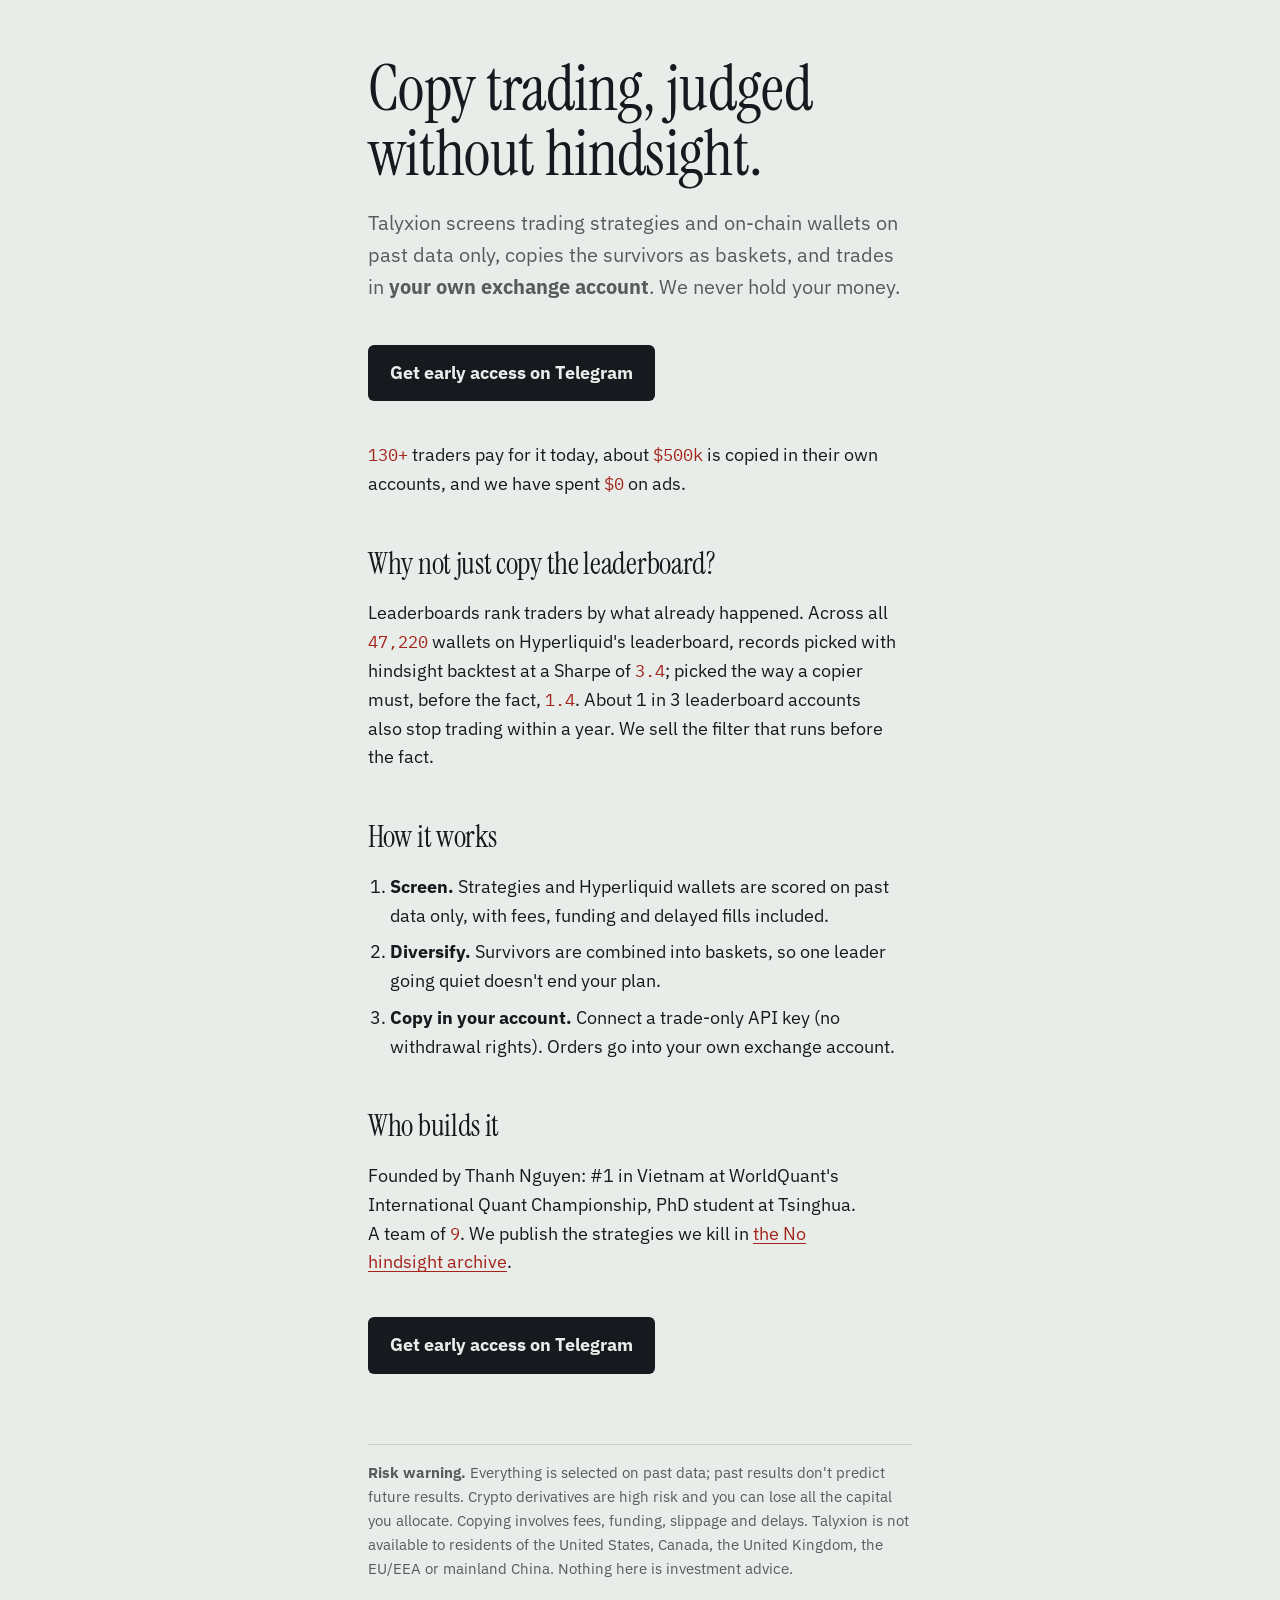
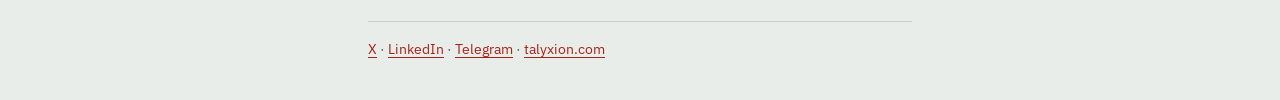
<file: start/index.html>
<!doctype html><html lang="en"><head><meta charset="utf-8"><meta name="viewport" content="width=device-width,initial-scale=1">
<title>Talyxion · Copy trading judged without hindsight</title>
<meta name="description" content="Strategies and on-chain wallets screened on past data only, copied as baskets into your own exchange account. Early access on Telegram.">
<link rel="stylesheet" href="../site.css"></head><body><main>
<h1>Copy trading, judged without hindsight.</h1>
<p class="sub">Talyxion screens trading strategies and on-chain wallets on past data only, copies the survivors as baskets, and trades in <b>your own exchange account</b>. We never hold your money.</p>
<a class="cta" href="https://t.me/thanh_nohindsight_bot?start=web">Get early access on Telegram</a>
<p><span class="n">130+</span> traders pay for it today, about <span class="n">$500k</span> is copied in their own accounts, and we have spent <span class="n">$0</span> on ads.</p>
<h2>Why not just copy the leaderboard?</h2>
<p>Leaderboards rank traders by what already happened. Across all <span class="n">47,220</span> wallets on Hyperliquid's leaderboard, records picked with hindsight backtest at a Sharpe of <span class="n">3.4</span>; picked the way a copier must, before the fact, <span class="n">1.4</span>. About 1 in 3 leaderboard accounts also stop trading within a year. We sell the filter that runs before the fact.</p>
<h2>How it works</h2>
<ol><li><b>Screen.</b> Strategies and Hyperliquid wallets are scored on past data only, with fees, funding and delayed fills included.</li>
<li><b>Diversify.</b> Survivors are combined into baskets, so one leader going quiet doesn't end your plan.</li>
<li><b>Copy in your account.</b> Connect a trade-only API key (no withdrawal rights). Orders go into your own exchange account.</li></ol>
<h2>Who builds it</h2>
<p>Founded by Thanh Nguyen: #1 in Vietnam at WorldQuant's International Quant Championship, PhD student at Tsinghua. A team of <span class="n">9</span>. We publish the strategies we kill in <a href="../">the No hindsight archive</a>.</p>
<a class="cta" href="https://t.me/thanh_nohindsight_bot?start=web">Get early access on Telegram</a>
<p class="risk"><b>Risk warning.</b> Everything is selected on past data; past results don't predict future results. Crypto derivatives are high risk and you can lose all the capital you allocate. Copying involves fees, funding, slippage and delays. Talyxion is not available to residents of the United States, Canada, the United Kingdom, the EU/EEA or mainland China. Nothing here is investment advice.</p>
<footer><a href="https://x.com/ThnhNguyn163969">X</a> · <a href="https://www.linkedin.com/company/talyxion/">LinkedIn</a> · <a href="https://t.me/thanh_nohindsight">Telegram</a> · <a href="https://talyxion.com">talyxion.com</a></footer>
</main><script>
// ?src=x|li|tg|bsky keeps the traffic source all the way into the bot (deep-link start parameter)
try{const s=(new URLSearchParams(location.search).get('src')||'web').replace(/[^a-z0-9_]/gi,'').slice(0,20);
document.querySelectorAll('a.cta').forEach(a=>a.href='https://t.me/thanh_nohindsight_bot?start='+s);}catch(e){}
</script></body></html>
</file>
<file: site.css>
/* "Lab notebook" (checked with the impeccable detector, 25 Nov 2026): the same look as the post cards (make_post_cards.py). Paper, ink, one oxblood accent kept for
   measured numbers. Fonts are OFL and self-hosted (fonts/), so visitors' browsers never call a font CDN. */
@font-face{font-family:"Instrument Serif";src:url(fonts/InstrumentSerif-Regular.ttf) format("truetype");font-display:swap}
@font-face{font-family:"Instrument Serif";font-style:italic;src:url(fonts/InstrumentSerif-Italic.ttf) format("truetype");font-display:swap}
@font-face{font-family:"IBM Plex Sans";font-weight:100 700;src:url(fonts/IBMPlexSans-VF.ttf) format("truetype");font-display:swap}
@font-face{font-family:"IBM Plex Mono";src:url(fonts/IBMPlexMono-Regular.ttf) format("truetype");font-display:swap}
:root{--bg:#E8EDE9;--fg:#17191E;--mut:#565C5A;--line:#C8D1CB;--acc:#A4231B}
body{margin:0;background:var(--bg);color:var(--fg);font:18px/1.6 "IBM Plex Sans",system-ui,sans-serif}
main{max-width:34rem;margin:0 auto;padding:56px 16px 40px}
h1,h2{font-family:"Instrument Serif",Georgia,serif;font-weight:400;letter-spacing:-.01em;text-wrap:balance}
h1{font-size:clamp(40px,8vw,64px);line-height:1.02;margin:0 0 18px}
h2{font-size:30px;line-height:1.15;margin:48px 0 8px}
p,li{text-wrap:pretty}
a{color:var(--acc);text-underline-offset:3px}
.sub{color:var(--mut);font-size:20px}
.n{font-family:"IBM Plex Mono",ui-monospace,monospace;font-size:.92em;color:var(--acc)}
.tag{font-family:"Instrument Serif",Georgia,serif;font-style:italic;color:var(--mut);font-size:22px}
.cta{display:inline-block;background:var(--fg);color:var(--bg);font-weight:700;padding:14px 22px;border-radius:6px;text-decoration:none;margin:22px 0}
.cta:hover,.cta:focus-visible{background:var(--acc)}
ol{padding-left:1.2em}ol li{margin:8px 0}
.risk{border-top:1px solid var(--line);padding-top:16px;margin-top:48px;color:var(--mut);font-size:15px}
article{border-top:1px solid var(--line);padding:22px 0}
.meta{color:var(--mut);font-size:14px}
img{max-width:100%;border-radius:4px;margin-top:10px}
footer{border-top:1px solid var(--line);color:var(--mut);font-size:14px;margin-top:40px;padding-top:16px}
</file>
